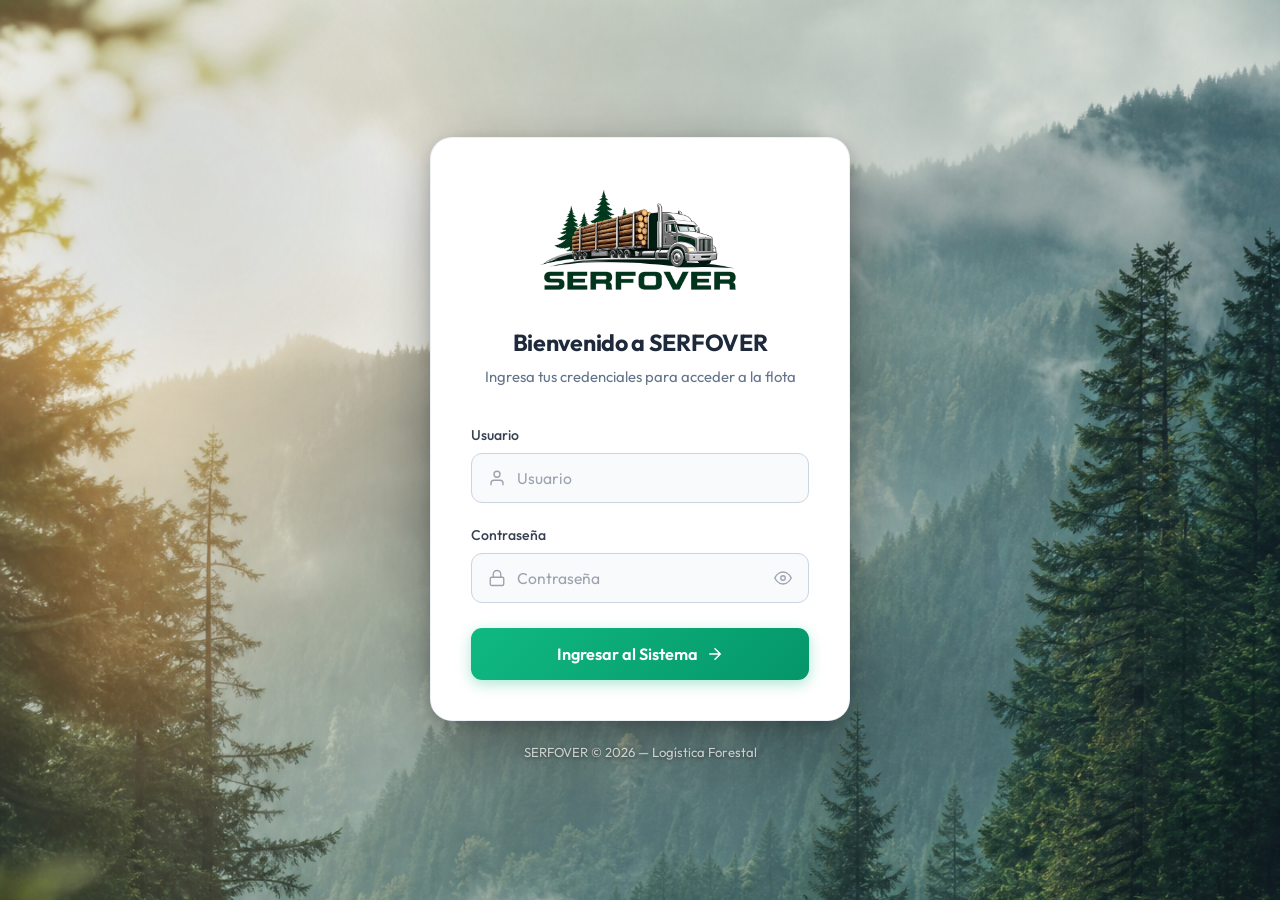
<file: index.html>
<!DOCTYPE html>
<html lang="es">
<head>
    <meta charset="UTF-8">
    <meta name="viewport" content="width=device-width, initial-scale=1.0">
    <title>Login — SERFOVER</title>
    <meta name="description" content="Accede al sistema de logística forestal SERFOVER.">
    <link href="https://fonts.googleapis.com/css2?family=Outfit:wght@300;400;500;600;700&display=swap" rel="stylesheet">
    <link rel="stylesheet" href="style.css">
    <link rel="manifest" href="manifest.json">
    <meta name="theme-color" content="#2563eb">
    <link rel="apple-touch-icon" href="serfover_logo.png">
</head>
<body class="login-light-body">

    <div class="login-light-container">
        <div class="login-light-card">
            <div class="login-light-header">
                <img src="serfover_logo.png" alt="SERFOVER Logo" class="login-light-logo">
                <h1>Bienvenido a SERFOVER</h1>
                <p>Ingresa tus credenciales para acceder a la flota</p>
            </div>

            <form id="loginForm" class="login-light-form" novalidate>

                <!-- Campo Usuario con ícono -->
                <div class="input-group">
                    <label for="username">Usuario</label>
                    <div class="input-icon-wrap">
                        <span class="input-icon-left">
                            <svg width="18" height="18" viewBox="0 0 24 24" fill="none" stroke="currentColor" stroke-width="1.8" stroke-linecap="round" stroke-linejoin="round">
                                <path d="M20 21v-2a4 4 0 0 0-4-4H8a4 4 0 0 0-4 4v2"/>
                                <circle cx="12" cy="7" r="4"/>
                            </svg>
                        </span>
                        <input type="text" id="username" name="username" placeholder="Usuario" required autocomplete="username">
                    </div>
                </div>

                <!-- Campo Contraseña con ícono + ojo -->
                <div class="input-group">
                    <label for="password">Contraseña</label>
                    <div class="input-icon-wrap">
                        <span class="input-icon-left">
                            <svg width="18" height="18" viewBox="0 0 24 24" fill="none" stroke="currentColor" stroke-width="1.8" stroke-linecap="round" stroke-linejoin="round">
                                <rect x="3" y="11" width="18" height="11" rx="2" ry="2"/>
                                <path d="M7 11V7a5 5 0 0 1 10 0v4"/>
                            </svg>
                        </span>
                        <input type="password" id="password" name="password" placeholder="Contraseña" required autocomplete="current-password">
                        <button type="button" id="togglePasswordBtn" class="input-eye-btn" aria-label="Mostrar contraseña">
                            <svg id="eyeOpen" width="18" height="18" viewBox="0 0 24 24" fill="none" stroke="currentColor" stroke-width="1.8" stroke-linecap="round" stroke-linejoin="round">
                                <path d="M1 12s4-8 11-8 11 8 11 8-4 8-11 8-11-8-11-8z"/>
                                <circle cx="12" cy="12" r="3"/>
                            </svg>
                            <svg id="eyeClosed" style="display:none;" width="18" height="18" viewBox="0 0 24 24" fill="none" stroke="currentColor" stroke-width="1.8" stroke-linecap="round" stroke-linejoin="round">
                                <path d="M17.94 17.94A10.07 10.07 0 0 1 12 20c-7 0-11-8-11-8a18.45 18.45 0 0 1 5.06-5.94M9.9 4.24A9.12 9.12 0 0 1 12 4c7 0 11 8 11 8a18.5 18.5 0 0 1-2.16 3.19m-6.72-1.07a3 3 0 1 1-4.24-4.24"/>
                                <line x1="1" y1="1" x2="23" y2="23"/>
                            </svg>
                        </button>
                    </div>
                </div>

                <div id="loginError" class="login-error-msg" style="display: none;">
                    Usuario o contraseña incorrectos.
                </div>

                <button type="submit" id="loginSubmitBtn" class="btn-login-light">
                    Ingresar al Sistema
                    <svg class="btn-login-arrow" width="18" height="18" viewBox="0 0 24 24" fill="none" stroke="currentColor" stroke-width="2" stroke-linecap="round">
                        <path d="M5 12h14M12 5l7 7-7 7"/>
                    </svg>
                </button>
            </form>
        </div>

        <!-- Botón de instalación PWA -->
        <div id="pwaInstallWrapper" style="display:none; margin-top: 1rem; text-align: center;">
            <button id="pwaInstallBtn" onclick="installPWA()" style="
                display: inline-flex;
                align-items: center;
                gap: 0.6rem;
                background: rgba(255,255,255,0.85);
                backdrop-filter: blur(10px);
                border: 1px solid rgba(37,99,235,0.3);
                color: #1a4a2e;
                padding: 0.65rem 1.4rem;
                border-radius: 50px;
                font-size: 0.9rem;
                font-weight: 600;
                cursor: pointer;
                font-family: 'Outfit', sans-serif;
                transition: all 0.25s ease;
            "
            onmouseover="this.style.background='rgba(255,255,255,0.95)'; this.style.transform='translateY(-1px)';"
            onmouseout="this.style.background='rgba(255,255,255,0.85)'; this.style.transform='translateY(0)';">
                <svg width="17" height="17" viewBox="0 0 24 24" fill="none" stroke="currentColor" stroke-width="2" stroke-linecap="round" stroke-linejoin="round">
                    <path d="M12 2v13M7 9l5 5 5-5"/>
                    <path d="M3 17v2a2 2 0 0 0 2 2h14a2 2 0 0 0 2-2v-2"/>
                </svg>
                Instalar App en tu celular
            </button>
            <p style="font-size: 0.75rem; color: rgba(255,255,255,0.75); margin-top: 0.4rem; text-shadow: 0 1px 3px rgba(0,0,0,0.4);">Agrégala a tu pantalla de inicio para acceso rápido</p>
        </div>

        <p class="login-light-footer">SERFOVER &copy; 2026 — Logística Forestal</p>
    </div>

    <script src="app.js"></script>
    <script>
        if ('serviceWorker' in navigator) {
            window.addEventListener('load', () => {
                navigator.serviceWorker.register('sw.js')
                    .then(r => console.log('SW registered:', r.scope))
                    .catch(e => console.log('SW error:', e));
            });
        }

        let deferredPrompt = null;
        window.addEventListener('beforeinstallprompt', (e) => {
            e.preventDefault();
            deferredPrompt = e;
            document.getElementById('pwaInstallWrapper').style.display = 'block';
        });
        window.installPWA = async function() {
            if (!deferredPrompt) return;
            deferredPrompt.prompt();
            const { outcome } = await deferredPrompt.userChoice;
            if (outcome === 'accepted') document.getElementById('pwaInstallWrapper').style.display = 'none';
            deferredPrompt = null;
        };
        window.addEventListener('appinstalled', () => {
            document.getElementById('pwaInstallWrapper').style.display = 'none';
            deferredPrompt = null;
        });
    </script>
</body>
</html>
</file>
<file: style.css>
@import url('https://fonts.googleapis.com/css2?family=Outfit:wght@300;400;500;600;700&family=JetBrains+Mono:wght@400;500;600;700&display=swap');

/* ===================================================
   SERFOVER — Dark Tech HUD Design System
   Mobile-First · High Contrast · Neon Accents
   =================================================== */

:root {
    /* ─── HUD Dark Base ─── */
    --bg-base: #0A0D14;
    --bg-deep: #0E1219;
    --bg-primary: #111820;
    --bg-card: #151C26;
    --bg-tertiary: #1A2332;

    --text-primary: #E8ECF2;
    --text-secondary: #6B7A90;
    --text-muted: #3E4D63;

    /* ─── Neon Accent System ─── */
    --neon-green: #00FF88;
    --neon-green-dim: #00CC6A;
    --neon-green-rgb: 0, 255, 136;
    --neon-cyan: #00F0FF;
    --neon-cyan-rgb: 0, 240, 255;
    --neon-amber: #FF6B2C;
    --neon-amber-rgb: 255, 107, 44;
    --neon-red: #FF2D55;
    --neon-red-rgb: 255, 45, 85;

    /* ─── Backward Compat (mapped to neon) ─── */
    --brand-primary: var(--neon-green);
    --brand-primary-hover: var(--neon-green-dim);
    --brand-primary-rgb: var(--neon-green-rgb);
    --brand-secondary: var(--neon-cyan);
    --brand-secondary-rgb: var(--neon-cyan-rgb);
    --accent-success: var(--neon-green);
    --accent-warning: var(--neon-amber);
    --accent-warning-rgb: var(--neon-amber-rgb);
    --accent-danger: var(--neon-red);
    --accent-danger-rgb: var(--neon-red-rgb);
    --surface-hover: rgba(255, 255, 255, 0.04);

    /* ─── HUD Glassmorphism ─── */
    --glass-bg: rgba(255, 255, 255, 0.025);
    --glass-bg-strong: rgba(255, 255, 255, 0.045);
    --glass-bg-input: rgba(255, 255, 255, 0.035);
    --glass-bg-input-focus: rgba(255, 255, 255, 0.06);
    --glass-border: rgba(0, 255, 136, 0.08);
    --glass-border-light: rgba(0, 255, 136, 0.04);
    --glass-border-focus: rgba(0, 255, 136, 0.35);
    --glass-blur: blur(20px);
    --glass-blur-strong: blur(30px);
    --glass-shadow: 0 4px 24px rgba(0, 0, 0, 0.4);

    /* ─── Clay Shadows (darkened for HUD) ─── */
    --clay-shadow:
        4px 4px 10px rgba(0, 0, 0, 0.5),
        -2px -2px 6px rgba(255, 255, 255, 0.015);
    --clay-shadow-hover:
        6px 6px 14px rgba(0, 0, 0, 0.55),
        -3px -3px 8px rgba(255, 255, 255, 0.02),
        0 0 1px rgba(0, 255, 136, 0.2);
    --clay-shadow-inset:
        inset 1px 1px 3px rgba(255, 255, 255, 0.03),
        inset -1px -1px 3px rgba(0, 0, 0, 0.3);
    --clay-shadow-btn:
        3px 3px 8px rgba(0, 0, 0, 0.4),
        -2px -2px 5px rgba(255, 255, 255, 0.02),
        inset 1px 1px 2px rgba(255, 255, 255, 0.08);
    --clay-shadow-btn-active:
        1px 1px 3px rgba(0, 0, 0, 0.4),
        inset 2px 2px 4px rgba(0, 0, 0, 0.2);
    --clay-radius: 16px;
    --clay-radius-lg: 22px;
    --clay-radius-sm: 12px;

    /* ─── Layout ─── */
    --bg-hover: rgba(0, 255, 136, 0.03);
    --sidebar-bg: rgba(14, 18, 25, 0.92);
    --header-bg: rgba(14, 18, 25, 0.85);

    /* ─── Typography ─── */
    --font-family: 'Outfit', -apple-system, BlinkMacSystemFont, sans-serif;
    --font-mono: 'JetBrains Mono', 'SF Mono', 'Consolas', monospace;

    /* ─── Spacing ─── */
    --radius-sm: 8px;
    --radius-md: 12px;
    --radius-lg: 16px;
    --radius-xl: 22px;

    /* ─── Touch & Mobile ─── */
    --touch-min: 48px;
    --bottom-nav-height: 64px;

    /* ─── Transitions ─── */
    --transition-fast: 200ms cubic-bezier(0.4, 0, 0.2, 1);
    --transition-smooth: 350ms cubic-bezier(0.4, 0, 0.2, 1);
    --transition-bounce: 400ms cubic-bezier(0.34, 1.56, 0.64, 1);
}

/* ─── Dark Stealth Theme (less intense neon) ─── */
:root[data-theme="light"] {
    --bg-base: #12151C;
    --bg-deep: #161A22;
    --bg-primary: #1A1E28;
    --bg-card: #1E2330;
    --bg-tertiary: #242A36;

    --text-primary: #D0D5DE;
    --text-secondary: #5E6D82;
    --text-muted: #3A4758;

    --neon-green: #00E67A;
    --neon-green-dim: #00B860;
    --neon-green-rgb: 0, 230, 122;
    --neon-cyan: #00D4E0;
    --neon-cyan-rgb: 0, 212, 224;
    --neon-amber: #E05A20;
    --neon-amber-rgb: 224, 90, 32;
    --neon-red: #E0264A;
    --neon-red-rgb: 224, 38, 74;

    --glass-bg: rgba(255, 255, 255, 0.03);
    --glass-bg-strong: rgba(255, 255, 255, 0.05);
    --glass-bg-input: rgba(255, 255, 255, 0.04);
    --glass-bg-input-focus: rgba(255, 255, 255, 0.065);
    --glass-border: rgba(0, 230, 122, 0.06);
    --glass-border-light: rgba(0, 230, 122, 0.03);
    --glass-border-focus: rgba(0, 230, 122, 0.3);
    --glass-shadow: 0 4px 20px rgba(0, 0, 0, 0.35);

    --clay-shadow:
        4px 4px 10px rgba(0, 0, 0, 0.45),
        -2px -2px 6px rgba(255, 255, 255, 0.012);
    --clay-shadow-hover:
        6px 6px 14px rgba(0, 0, 0, 0.5),
        -3px -3px 8px rgba(255, 255, 255, 0.015);
    --clay-shadow-btn:
        3px 3px 8px rgba(0, 0, 0, 0.35),
        -2px -2px 5px rgba(255, 255, 255, 0.015),
        inset 1px 1px 2px rgba(255, 255, 255, 0.06);

    --bg-hover: rgba(0, 230, 122, 0.025);
    --sidebar-bg: rgba(18, 21, 28, 0.92);
    --header-bg: rgba(18, 21, 28, 0.85);
}

/* ===================================================
   GLOBAL RESET & BASE
   =================================================== */
* {
    margin: 0;
    padding: 0;
    box-sizing: border-box;
}

html {
    scroll-behavior: smooth;
    -webkit-text-size-adjust: 100%;
}

body {
    font-family: var(--font-family);
    background-color: var(--bg-base);
    color: var(--text-primary);
    line-height: 1.6;
    -webkit-font-smoothing: antialiased;
    -moz-osx-font-smoothing: grayscale;
    min-height: 100vh;
    overflow-x: hidden;
}

/* ─── Animated Background ─── */
body::before,
body::after {
    content: '';
    position: fixed;
    border-radius: 50%;
    z-index: 0;
    pointer-events: none;
    filter: blur(80px);
    opacity: 0.35;
}

body::before {
    width: 400px;
    height: 400px;
    background: radial-gradient(circle, rgba(var(--neon-green-rgb), 0.12), transparent 70%);
    top: -150px;
    right: -100px;
    animation: floatOrb1 20s ease-in-out infinite alternate;
}

body::after {
    width: 350px;
    height: 350px;
    background: radial-gradient(circle, rgba(var(--neon-cyan-rgb), 0.08), transparent 70%);
    bottom: -100px;
    left: -80px;
    animation: floatOrb2 25s ease-in-out infinite alternate;
}

@keyframes floatOrb1 {
    0% {
        transform: translate(0, 0) scale(1);
    }

    50% {
        transform: translate(-60px, 80px) scale(1.15);
    }

    100% {
        transform: translate(40px, -40px) scale(0.95);
    }
}

@keyframes floatOrb2 {
    0% {
        transform: translate(0, 0) scale(1);
    }

    50% {
        transform: translate(50px, -60px) scale(1.1);
    }

    100% {
        transform: translate(-30px, 50px) scale(0.9);
    }
}

h1,
h2,
h3,
h4,
h5,
h6 {
    color: var(--text-primary);
    font-weight: 700;
    letter-spacing: -0.02em;
    line-height: 1.3;
}

a {
    text-decoration: none;
    color: inherit;
}

/* ===================================================
   GLASSMORPHISM UTILITY
   =================================================== */
.glass {
    background: var(--glass-bg);
    backdrop-filter: var(--glass-blur);
    -webkit-backdrop-filter: var(--glass-blur);
    border: 1px solid var(--glass-border);
    box-shadow: var(--glass-shadow);
}

.glass-strong {
    background: var(--glass-bg-strong);
    backdrop-filter: var(--glass-blur-strong);
    -webkit-backdrop-filter: var(--glass-blur-strong);
    border: 1px solid var(--glass-border);
    box-shadow: var(--glass-shadow);
}

/* ===================================================
   CLAYMORPHISM UTILITY
   =================================================== */
.clay {
    box-shadow: var(--clay-shadow);
    border-radius: var(--clay-radius);
}

.clay:hover {
    box-shadow: var(--clay-shadow-hover);
}

/* ===================================================
   BUTTON SYSTEM
   =================================================== */
.btn {
    display: inline-flex;
    align-items: center;
    justify-content: center;
    gap: 0.5rem;
    padding: 0.9rem 1.6rem;
    font-size: 1rem;
    font-weight: 600;
    border-radius: var(--clay-radius-sm);
    border: none;
    cursor: pointer;
    transition: all var(--transition-bounce);
    letter-spacing: 0.02em;
    position: relative;
    font-family: var(--font-family);
}

.btn-primary {
    background: linear-gradient(145deg, var(--neon-green), var(--neon-green-dim));
    color: #0A0D14;
    box-shadow: var(--clay-shadow-btn), 0 0 15px rgba(var(--neon-green-rgb), 0.2);
    text-shadow: none;
    font-weight: 700;
}

.btn-primary:hover {
    transform: translateY(-2px);
    box-shadow:
        var(--clay-shadow-btn),
        0 0 30px rgba(var(--neon-green-rgb), 0.35),
        0 0 60px rgba(var(--neon-green-rgb), 0.1);
}

.btn-primary:active {
    transform: translateY(1px) scale(0.98);
    box-shadow: var(--clay-shadow-btn-active);
}

.btn-secondary {
    background: var(--glass-bg-strong);
    color: var(--text-primary);
    border: 1px solid var(--glass-border);
    box-shadow: var(--clay-shadow);
    backdrop-filter: var(--glass-blur);
    -webkit-backdrop-filter: var(--glass-blur);
}

.btn-secondary:hover {
    transform: translateY(-3px);
    box-shadow: var(--clay-shadow-hover);
    border-color: rgba(var(--brand-primary-rgb), 0.3);
    background: var(--glass-bg-strong);
}

.btn-secondary:active {
    transform: translateY(1px) scale(0.98);
    box-shadow: var(--clay-shadow-btn-active);
}

.btn-block {
    width: 100%;
}

.btn-icon {
    background: var(--glass-bg);
    border: 1px solid var(--glass-border-light);
    color: var(--text-secondary);
    cursor: pointer;
    padding: 0.6rem;
    border-radius: 50%;
    display: flex;
    align-items: center;
    justify-content: center;
    transition: all var(--transition-fast);
    backdrop-filter: blur(10px);
    -webkit-backdrop-filter: blur(10px);
}

.btn-icon:hover {
    background: rgba(var(--brand-primary-rgb), 0.1);
    color: var(--brand-primary);
    border-color: rgba(var(--brand-primary-rgb), 0.3);
    transform: scale(1.08);
}

/* ===================================================
   FORM SYSTEM
   =================================================== */
.form-group {
    margin-bottom: 1.5rem;
}

.form-group label {
    display: block;
    margin-bottom: 0.5rem;
    font-size: 0.8rem;
    color: var(--text-secondary);
    font-weight: 600;
    text-transform: uppercase;
    letter-spacing: 0.06em;
}

.form-group h4 {
    font-size: 1.1rem;
    color: var(--text-primary);
    margin-bottom: 0.5rem;
}

input,
select,
textarea {
    width: 100%;
    padding: 0.95rem 1.2rem;
    background: var(--glass-bg-input);
    border: 1px solid var(--glass-border);
    border-radius: var(--clay-radius-sm);
    color: var(--text-primary);
    font-family: var(--font-family);
    font-size: 1rem;
    transition: all var(--transition-fast);
    backdrop-filter: blur(8px);
    -webkit-backdrop-filter: blur(8px);
    box-shadow: var(--clay-shadow-inset);
    min-height: 48px;
    /* Touch-friendly */
}

input:focus,
select:focus,
textarea:focus {
    outline: none;
    border-color: var(--glass-border-focus);
    background: var(--glass-bg-input-focus);
    box-shadow:
        var(--clay-shadow-inset),
        0 0 0 4px rgba(var(--brand-primary-rgb), 0.12),
        0 0 20px rgba(var(--brand-primary-rgb), 0.08);
}

input::placeholder,
textarea::placeholder {
    color: var(--text-muted);
}

select option {
    background: var(--bg-primary);
    color: var(--text-primary);
}

.error-message {
    color: #fca5a5;
    font-size: 0.875rem;
    margin-bottom: 1.5rem;
    padding: 1rem;
    background: rgba(var(--accent-danger-rgb), 0.1);
    border-radius: var(--clay-radius-sm);
    border: 1px solid rgba(var(--accent-danger-rgb), 0.2);
    display: flex;
    align-items: center;
    gap: 0.5rem;
    backdrop-filter: blur(8px);
    -webkit-backdrop-filter: blur(8px);
    box-shadow: var(--clay-shadow);
}

.form-grid {
    display: grid;
    grid-template-columns: repeat(auto-fit, minmax(280px, 1fr));
    gap: 1.5rem;
}

.form-grid>.form-group[style*="grid-column: 1 / -1"] {
    grid-column: 1 / -1;
}

.file-upload {
    border: 2px dashed var(--glass-border);
    border-radius: var(--clay-radius);
    padding: 2.5rem 1.5rem;
    text-align: center;
    cursor: pointer;
    transition: all var(--transition-fast);
    background: var(--glass-bg);
    backdrop-filter: blur(8px);
    -webkit-backdrop-filter: blur(8px);
}

.file-upload:hover {
    border-color: var(--brand-primary);
    background: rgba(var(--brand-primary-rgb), 0.05);
    box-shadow: 0 0 20px rgba(var(--brand-primary-rgb), 0.08);
}

.file-upload svg {
    color: var(--brand-primary);
    margin-bottom: 0.75rem;
}

.file-upload p {
    color: var(--text-secondary);
    font-size: 0.9rem;
}

.image-preview-container {
    margin-top: 1.5rem;
    max-width: 100%;
    border-radius: var(--clay-radius);
    overflow: hidden;
    display: none;
    border: 1px solid var(--glass-border);
    box-shadow: var(--clay-shadow);
}

.image-preview-container img {
    width: 100%;
    height: auto;
    display: block;
}

/* ===================================================
   LOGIN PAGE
   =================================================== */
.login-body {
    display: flex;
    align-items: center;
    justify-content: center;
    min-height: 100vh;
    padding: 1.5rem;
    position: relative;
    overflow: hidden;
}

/* ─── Login Animated Orbs ─── */
.login-orb {
    position: fixed;
    border-radius: 50%;
    filter: blur(60px);
    pointer-events: none;
    z-index: 0;
}

.login-orb--1 {
    width: 350px;
    height: 350px;
    background: rgba(var(--brand-primary-rgb), 0.25);
    top: -80px;
    left: -60px;
    animation: orbFloat1 15s ease-in-out infinite alternate;
}

.login-orb--2 {
    width: 300px;
    height: 300px;
    background: rgba(var(--brand-secondary-rgb), 0.2);
    bottom: -60px;
    right: -40px;
    animation: orbFloat2 18s ease-in-out infinite alternate;
}

.login-orb--3 {
    width: 200px;
    height: 200px;
    background: rgba(var(--accent-warning-rgb), 0.12);
    top: 50%;
    left: 60%;
    animation: orbFloat3 22s ease-in-out infinite alternate;
}

@keyframes orbFloat1 {
    0% {
        transform: translate(0, 0) scale(1);
    }

    100% {
        transform: translate(60px, 80px) scale(1.2);
    }
}

@keyframes orbFloat2 {
    0% {
        transform: translate(0, 0) scale(1);
    }

    100% {
        transform: translate(-50px, -70px) scale(1.15);
    }
}

@keyframes orbFloat3 {
    0% {
        transform: translate(0, 0) scale(1);
    }

    100% {
        transform: translate(-40px, 40px) scale(0.85);
    }
}

.login-container {
    width: 100%;
    max-width: 440px;
    margin: auto;
    position: relative;
    z-index: 1;
    animation: loginAppear 0.8s cubic-bezier(0.34, 1.56, 0.64, 1) both;
}

@keyframes loginAppear {
    from {
        opacity: 0;
        transform: translateY(40px) scale(0.95);
    }

    to {
        opacity: 1;
        transform: translateY(0) scale(1);
    }
}

.login-card {
    background: var(--glass-bg-strong);
    backdrop-filter: var(--glass-blur-strong);
    -webkit-backdrop-filter: var(--glass-blur-strong);
    border: 1px solid var(--glass-border);
    border-radius: var(--clay-radius-lg);
    padding: 3rem 2.2rem;
    box-shadow:
        var(--clay-shadow),
        0 0 60px rgba(var(--brand-primary-rgb), 0.06);
}

.login-header {
    margin-bottom: 2rem;
    text-align: center;
}

.login-header h1 {
    font-size: 1.6rem;
    letter-spacing: -0.025em;
    font-weight: 700;
    background: linear-gradient(135deg, var(--text-primary), var(--text-secondary));
    -webkit-background-clip: text;
    -webkit-text-fill-color: transparent;
    background-clip: text;
    margin-top: 0.5rem;
}

.login-subtitle {
    color: var(--text-secondary);
    font-size: 0.9rem;
    margin-top: 0.5rem;
    font-weight: 400;
}

.login-logo-wrapper {
    display: inline-block;
    border-radius: var(--clay-radius);
    overflow: hidden;
    box-shadow: var(--clay-shadow);
    margin-bottom: 1rem;
    position: relative;
}

.login-logo-wrapper::after {
    content: '';
    position: absolute;
    inset: 0;
    border-radius: var(--clay-radius);
    box-shadow: inset 0 0 30px rgba(var(--brand-primary-rgb), 0.08);
    pointer-events: none;
}

.login-logo-wrapper img {
    display: block;
    max-width: 280px;
    width: 100%;
    height: auto;
    border-radius: var(--clay-radius);
}

.login-footer {
    margin-top: 2rem;
    text-align: center;
    font-size: 0.8rem;
    color: var(--text-muted);
}

/* ===================================================
   APP LAYOUT (Sidebar + Main)
   =================================================== */
.app-container {
    display: flex;
    min-height: 100vh;
    position: relative;
    z-index: 1;
}

/* ─── Sidebar (Desktop) ─── */
.sidebar {
    width: 270px;
    border-right: 1px solid var(--glass-border-light);
    display: flex;
    flex-direction: column;
    z-index: 50;
    background: var(--sidebar-bg);
    backdrop-filter: var(--glass-blur);
    -webkit-backdrop-filter: var(--glass-blur);
    position: sticky;
    top: 0;
    height: 100vh;
}

.sidebar-header {
    padding: 1.5rem 1.75rem;
    display: flex;
    align-items: center;
    gap: 0.75rem;
    border-bottom: 1px solid var(--glass-border-light);
}

.sidebar-header .logo-placeholder {
    width: 36px;
    height: 36px;
    background: linear-gradient(145deg, #12d190, #0a9b6a);
    border-radius: 12px;
    display: inline-flex;
    align-items: center;
    justify-content: center;
    box-shadow: var(--clay-shadow-btn);
    flex-shrink: 0;
}

.sidebar-header .logo-icon {
    color: white;
}

.sidebar-header h3 {
    font-size: 1.2rem;
    font-weight: 700;
    letter-spacing: 0.1em;
    font-family: var(--font-mono);
    background: linear-gradient(135deg, var(--neon-green), var(--neon-cyan));
    -webkit-background-clip: text;
    -webkit-text-fill-color: transparent;
    background-clip: text;
}

.sidebar-nav {
    padding: 1.5rem 1rem;
    flex: 1;
    display: flex;
    flex-direction: column;
    gap: 0.35rem;
    overflow-y: auto;
}

.nav-item {
    display: flex;
    align-items: center;
    gap: 0.85rem;
    padding: 0.85rem 1.1rem;
    color: var(--text-secondary);
    border-radius: var(--clay-radius-sm);
    transition: all var(--transition-fast);
    cursor: pointer;
    font-weight: 500;
    font-size: 0.95rem;
    position: relative;
    border: 1px solid transparent;
}

.nav-item:hover {
    background: var(--glass-bg);
    color: var(--text-primary);
    border-color: var(--glass-border-light);
    box-shadow: var(--clay-shadow);
    transform: translateX(3px);
}

.nav-item.active {
    background: rgba(var(--brand-primary-rgb), 0.1);
    color: var(--brand-primary);
    border-color: rgba(var(--brand-primary-rgb), 0.15);
    box-shadow:
        var(--clay-shadow),
        inset 3px 0 0 var(--brand-primary);
    font-weight: 600;
}

.nav-item.active svg {
    filter: drop-shadow(0 0 6px rgba(var(--brand-primary-rgb), 0.4));
}

/* ─── Sidebar Footer ─── */
.sidebar-footer {
    padding: 1.25rem;
    border-top: 1px solid var(--glass-border-light);
}

.user-info {
    display: flex;
    align-items: center;
    gap: 0.75rem;
    margin-bottom: 1rem;
}

.avatar {
    width: 40px;
    height: 40px;
    border-radius: 14px;
    background: linear-gradient(145deg, var(--brand-secondary), #1d4ed8);
    display: flex;
    align-items: center;
    justify-content: center;
    font-weight: 700;
    font-size: 1rem;
    color: white;
    box-shadow: var(--clay-shadow-btn);
    flex-shrink: 0;
}

.user-details h4 {
    font-size: 0.9rem;
    font-weight: 600;
}

.user-details span {
    font-size: 0.78rem;
    color: var(--brand-primary);
    font-weight: 500;
}

/* ─── Main Content ─── */
.main-content {
    flex: 1;
    display: flex;
    flex-direction: column;
    width: 100%;
    min-width: 0;
}

.top-header {
    height: 72px;
    display: flex;
    align-items: center;
    justify-content: space-between;
    padding: 0 2rem;
    border-bottom: 1px solid var(--glass-border-light);
    position: sticky;
    top: 0;
    z-index: 40;
    background: var(--header-bg);
    backdrop-filter: var(--glass-blur);
    -webkit-backdrop-filter: var(--glass-blur);
}

.page-title {
    font-size: 1.35rem;
    font-weight: 600;
}

.mobile-logout {
    display: none;
}

.content-area {
    padding: 2rem;
    flex: 1;
    overflow-y: auto;
    max-width: 1400px;
    margin: 0 auto;
    width: 100%;
}

/* ===================================================
   CARDS
   =================================================== */
.card {
    background: var(--glass-bg);
    backdrop-filter: var(--glass-blur);
    -webkit-backdrop-filter: var(--glass-blur);
    border: 1px solid var(--glass-border);
    border-radius: var(--clay-radius-lg);
    padding: 2rem;
    margin-bottom: 2rem;
    box-shadow: var(--clay-shadow);
    transition: all var(--transition-smooth);
}

.card:hover {
    box-shadow: var(--clay-shadow-hover);
}

.card-header {
    display: flex;
    justify-content: space-between;
    align-items: center;
    margin-bottom: 1.75rem;
}

.card-title {
    font-size: 1.2rem;
    font-weight: 600;
}

/* ─── Action Cards (big buttons on home) ─── */
.action-card {
    background: var(--glass-bg-strong);
    backdrop-filter: var(--glass-blur);
    -webkit-backdrop-filter: var(--glass-blur);
    border: 1px solid var(--glass-border);
    border-radius: var(--clay-radius);
    padding: 1.5rem;
    display: flex;
    flex-direction: column;
    align-items: center;
    justify-content: center;
    gap: 0.75rem;
    cursor: pointer;
    transition: all var(--transition-bounce);
    box-shadow: var(--clay-shadow);
    min-height: 110px;
    font-weight: 600;
    font-size: 0.95rem;
    color: var(--text-primary);
    text-align: center;
    font-family: var(--font-family);
}

.action-card:hover {
    transform: translateY(-5px) scale(1.02);
    box-shadow:
        var(--clay-shadow-hover),
        0 0 30px rgba(var(--brand-primary-rgb), 0.08);
    border-color: rgba(var(--brand-primary-rgb), 0.2);
}

.action-card:active {
    transform: translateY(1px) scale(0.98);
    box-shadow: var(--clay-shadow-btn-active);
}

.action-card .action-icon {
    width: 48px;
    height: 48px;
    border-radius: 16px;
    display: flex;
    align-items: center;
    justify-content: center;
    box-shadow: var(--clay-shadow-btn);
    flex-shrink: 0;
}

/* ===================================================
   STAT CARDS
   =================================================== */
.stats-grid {
    display: grid;
    grid-template-columns: repeat(auto-fit, minmax(220px, 1fr));
    gap: 1.5rem;
    margin-bottom: 2.5rem;
}

.stat-card {
    background: var(--glass-bg);
    backdrop-filter: var(--glass-blur);
    -webkit-backdrop-filter: var(--glass-blur);
    border: 1px solid var(--glass-border);
    padding: 1.5rem;
    display: flex;
    align-items: center;
    gap: 1.25rem;
    border-radius: var(--clay-radius);
    box-shadow: var(--clay-shadow);
    transition: all var(--transition-bounce);
}

.stat-card:hover {
    transform: translateY(-4px);
    box-shadow: var(--clay-shadow-hover);
    border-color: rgba(var(--brand-primary-rgb), 0.15);
}

.stat-icon {
    width: 52px;
    height: 52px;
    border-radius: 16px;
    display: flex;
    align-items: center;
    justify-content: center;
    flex-shrink: 0;
    box-shadow: var(--clay-shadow-btn);
}

.stat-info h3 {
    font-size: 1.5rem;
    font-weight: 700;
    margin-bottom: 0.15rem;
    line-height: 1.3;
}

.stat-info p {
    color: var(--text-secondary);
    font-size: 0.85rem;
    font-weight: 500;
}

/* ===================================================
   TABS
   =================================================== */
.tabs {
    display: flex;
    gap: 0.5rem;
    margin-bottom: 2rem;
    border-bottom: 1px solid var(--glass-border-light);
    padding-bottom: 0;
    overflow-x: auto;
    scrollbar-width: none;
}

.tabs::-webkit-scrollbar {
    display: none;
}

.tab-btn {
    background: none;
    border: none;
    color: var(--text-secondary);
    font-size: 0.95rem;
    font-weight: 500;
    cursor: pointer;
    padding: 0.85rem 0.75rem;
    border-bottom: 3px solid transparent;
    transition: all var(--transition-fast);
    white-space: nowrap;
    font-family: var(--font-family);
}

.tab-btn:hover {
    color: var(--text-primary);
}

.tab-btn.active {
    color: var(--brand-primary);
    border-bottom-color: var(--brand-primary);
    font-weight: 600;
}

.tab-content {
    display: none;
}

.tab-content.active {
    display: block;
    animation: fadeScale 0.35s cubic-bezier(0.4, 0, 0.2, 1);
}

@keyframes fadeScale {
    from {
        opacity: 0;
        transform: translateY(12px) scale(0.98);
    }

    to {
        opacity: 1;
        transform: translateY(0) scale(1);
    }
}

/* ===================================================
   TABLES
   =================================================== */
.table-container {
    overflow-x: auto;
    border-radius: var(--clay-radius);
}

table {
    width: 100%;
    border-collapse: separate;
    border-spacing: 0;
}

th,
td {
    padding: 1.1rem 1rem;
    text-align: left;
    border-bottom: 1px solid var(--glass-border-light);
}

th {
    color: var(--text-muted);
    font-weight: 600;
    font-size: 0.8rem;
    text-transform: uppercase;
    letter-spacing: 0.06em;
    background: var(--glass-bg-strong);
    backdrop-filter: blur(8px);
    -webkit-backdrop-filter: blur(8px);
}

th:first-child {
    border-top-left-radius: var(--radius-md);
}

th:last-child {
    border-top-right-radius: var(--radius-md);
}

td {
    font-size: 0.92rem;
}

tbody tr {
    transition: all var(--transition-fast);
}

tbody tr:hover {
    background: var(--bg-hover);
}

.driver-badge {
    background: rgba(var(--brand-secondary-rgb), 0.12);
    color: #60a5fa;
    padding: 0.3rem 0.7rem;
    border-radius: 9999px;
    font-size: 0.78rem;
    font-weight: 600;
    letter-spacing: 0.02em;
    display: inline-block;
}

.view-btn {
    background: rgba(var(--brand-primary-rgb), 0.08);
    color: var(--brand-primary);
    border: 1px solid rgba(var(--brand-primary-rgb), 0.15);
    padding: 0.4rem 1rem;
    border-radius: var(--clay-radius-sm);
    cursor: pointer;
    font-size: 0.82rem;
    font-weight: 600;
    transition: all var(--transition-bounce);
    box-shadow: var(--clay-shadow-btn);
    font-family: var(--font-family);
}

.view-btn:hover {
    background: var(--brand-primary);
    color: white;
    transform: translateY(-2px);
    box-shadow:
        var(--clay-shadow-btn),
        0 0 15px rgba(var(--brand-primary-rgb), 0.3);
}

.view-btn:active {
    transform: translateY(1px) scale(0.97);
}

/* ===================================================
   MODALS
   =================================================== */
.modal {
    display: none;
    position: fixed;
    inset: 0;
    background: rgba(0, 0, 0, 0.5);
    backdrop-filter: blur(8px);
    -webkit-backdrop-filter: blur(8px);
    z-index: 1000;
    align-items: center;
    justify-content: center;
    padding: 1.5rem;
}

.modal.active {
    display: flex;
    animation: modalFadeIn 0.3s cubic-bezier(0.4, 0, 0.2, 1);
}

@keyframes modalFadeIn {
    from {
        opacity: 0;
    }

    to {
        opacity: 1;
    }
}

.modal-content {
    background: var(--bg-primary);
    backdrop-filter: var(--glass-blur-strong);
    -webkit-backdrop-filter: var(--glass-blur-strong);
    border: 1px solid var(--glass-border);
    border-radius: var(--clay-radius-lg);
    max-width: 650px;
    width: 100%;
    max-height: 90vh;
    overflow-y: auto;
    position: relative;
    box-shadow:
        var(--clay-shadow),
        0 0 60px rgba(0, 0, 0, 0.3);
    animation: modalContentUp 0.4s cubic-bezier(0.34, 1.56, 0.64, 1);
}

@keyframes modalContentUp {
    from {
        opacity: 0;
        transform: translateY(30px) scale(0.95);
    }

    to {
        opacity: 1;
        transform: translateY(0) scale(1);
    }
}

.modal-header {
    padding: 1.5rem 2rem;
    border-bottom: 1px solid var(--glass-border-light);
    display: flex;
    justify-content: space-between;
    align-items: center;
    position: sticky;
    top: 0;
    background: var(--bg-primary);
    z-index: 10;
    border-top-left-radius: var(--clay-radius-lg);
    border-top-right-radius: var(--clay-radius-lg);
}

.modal-header h3 {
    font-size: 1.2rem;
}

.close-btn {
    background: var(--glass-bg);
    border: 1px solid var(--glass-border-light);
    color: var(--text-secondary);
    cursor: pointer;
    width: 38px;
    height: 38px;
    border-radius: 50%;
    display: flex;
    align-items: center;
    justify-content: center;
    font-size: 1.4rem;
    transition: all var(--transition-fast);
    box-shadow: var(--clay-shadow-btn);
}

.close-btn:hover {
    background: rgba(var(--accent-danger-rgb), 0.1);
    color: var(--accent-danger);
    border-color: rgba(var(--accent-danger-rgb), 0.3);
}

.modal-body {
    padding: 2rem;
}

.modal-body img {
    width: 100%;
    border-radius: var(--clay-radius);
    margin-top: 1.5rem;
    border: 1px solid var(--glass-border);
    box-shadow: var(--clay-shadow);
}

/* ===================================================
   RANKING / INFO CARDS
   =================================================== */
.ranking-card {
    background: var(--glass-bg);
    backdrop-filter: blur(10px);
    -webkit-backdrop-filter: blur(10px);
    padding: 1.25rem;
    border-radius: var(--clay-radius);
    border: 1px solid var(--glass-border);
    box-shadow: var(--clay-shadow);
    transition: all var(--transition-fast);
}

.ranking-card:hover {
    box-shadow: var(--clay-shadow-hover);
    transform: translateY(-2px);
}

/* ===================================================
   ALERTS
   =================================================== */
.alert-card {
    background: var(--glass-bg);
    backdrop-filter: blur(10px);
    -webkit-backdrop-filter: blur(10px);
    border: 1px solid var(--glass-border);
    border-radius: var(--clay-radius);
    padding: 1rem 1.25rem;
    box-shadow: var(--clay-shadow);
}

/* ===================================================
   TOAST NOTIFICATIONS
   =================================================== */
#toastContainer {
    position: fixed;
    bottom: 90px;
    right: 20px;
    z-index: 9999;
    display: flex;
    flex-direction: column;
    gap: 10px;
}

/* ===================================================
   LOADING/STATUS INDICATOR
   =================================================== */
.status-success {
    color: var(--accent-success);
    background: rgba(var(--brand-primary-rgb), 0.08);
    border: 1px solid rgba(var(--brand-primary-rgb), 0.2);
    padding: 0.8rem 1rem;
    border-radius: var(--clay-radius-sm);
    font-size: 0.9rem;
}

.status-error {
    color: var(--accent-danger);
    background: rgba(var(--accent-danger-rgb), 0.08);
    border: 1px solid rgba(var(--accent-danger-rgb), 0.2);
    padding: 0.8rem 1rem;
    border-radius: var(--clay-radius-sm);
}

.mobile-menu-btn {
    display: none;
}

/* ===================================================
   MOBILE RESPONSIVE (max-width: 768px)
   =================================================== */
@media (max-width: 768px) {

    /* ─── Login ─── */
    .login-body {
        padding: 1rem;
    }

    .login-card {
        padding: 2.5rem 1.5rem;
        border-radius: var(--clay-radius-lg);
    }

    .login-logo-wrapper img {
        max-width: 220px;
    }

    /* ─── App Layout ─── */
    .app-container {
        flex-direction: column;
        padding-bottom: 80px;
    }

    .top-header {
        height: 62px;
        padding: 0 1.25rem;
    }

    .page-title {
        font-size: 1.15rem;
    }

    .mobile-logout {
        display: flex;
    }

    /* ─── Sidebar → Off-canvas Menu ─── */
    .sidebar {
        position: fixed;
        top: 0;
        left: -280px;
        width: 280px;
        height: 100vh;
        z-index: 1000;
        transition: left 0.3s ease;
        background: var(--sidebar-bg);
        border-right: 1px solid var(--glass-border);
        box-shadow: none;
        flex-direction: column;
    }

    .sidebar.open {
        left: 0;
        box-shadow: 4px 0 24px rgba(0, 0, 0, 0.5);
    }

    /* Overlay background when menu is open */
    .sidebar-overlay {
        display: none;
        position: fixed;
        top: 0;
        left: 0;
        width: 100%;
        height: 100vh;
        background: rgba(0, 0, 0, 0.5);
        backdrop-filter: blur(2px);
        z-index: 999;
        opacity: 0;
        transition: opacity 0.3s ease;
    }

    .sidebar-overlay.active {
        display: block;
        opacity: 1;
    }

    .mobile-menu-btn {
        display: flex;
        align-items: center;
        justify-content: center;
        background: transparent;
        border: none;
        color: var(--text-primary);
        cursor: pointer;
        padding: 0.5rem;
    }

    .nav-item:hover {
        transform: none !important;
        box-shadow: none !important;
    }

    /* ─── Content ─── */
    .content-area {
        padding: 1.15rem;
    }

    .card {
        padding: 1.5rem 1.25rem;
        margin-bottom: 1.25rem;
        border-radius: var(--clay-radius);
    }

    .form-grid {
        grid-template-columns: 1fr;
    }

    .stats-grid {
        grid-template-columns: 1fr 1fr;
        gap: 0.85rem;
    }

    .stat-card {
        padding: 1rem;
        flex-direction: column;
        text-align: center;
        gap: 0.75rem;
    }

    .stat-icon {
        width: 44px;
        height: 44px;
    }

    .stat-info h3 {
        font-size: 1.25rem;
    }

    .stat-info p {
        font-size: 0.78rem;
    }

    /* ─── Action Cards Grid ─── */
    .actions-grid {
        grid-template-columns: 1fr 1fr !important;
        gap: 0.85rem !important;
    }

    .action-card {
        min-height: 95px;
        padding: 1.1rem 0.75rem;
        font-size: 0.82rem;
    }

    .action-card .action-icon {
        width: 40px;
        height: 40px;
    }

    /* ─── Modal as Bottom Sheet ─── */
    .modal {
        align-items: flex-end;
        padding: 0;
    }

    .modal-content {
        max-height: 92vh;
        border-bottom-left-radius: 0;
        border-bottom-right-radius: 0;
        border-top-left-radius: var(--clay-radius-lg);
        border-top-right-radius: var(--clay-radius-lg);
        animation: modalSlideUp 0.4s cubic-bezier(0.34, 1.56, 0.64, 1);
    }

    @keyframes modalSlideUp {
        from {
            opacity: 0;
            transform: translateY(100%);
        }

        to {
            opacity: 1;
            transform: translateY(0);
        }
    }

    .modal-header {
        border-top-left-radius: var(--clay-radius-lg);
        border-top-right-radius: var(--clay-radius-lg);
    }

    /* ─── Tables → Cards ─── */
    table {
        border: 0;
    }

    table thead {
        display: none;
    }

    table tr {
        display: flex;
        flex-direction: column;
        margin-bottom: 0.85rem;
        background: var(--glass-bg);
        backdrop-filter: blur(10px);
        -webkit-backdrop-filter: blur(10px);
        border: 1px solid var(--glass-border);
        border-radius: var(--clay-radius);
        padding: 0.5rem;
        box-shadow: var(--clay-shadow);
    }

    table td {
        display: flex;
        justify-content: space-between;
        align-items: center;
        border-bottom: 1px solid var(--glass-border-light);
        padding: 0.7rem 0.75rem;
        text-align: right;
    }

    table td:last-child {
        border-bottom: 0;
    }

    table td::before {
        content: attr(data-label);
        font-weight: 600;
        color: var(--text-muted);
        text-transform: uppercase;
        font-size: 0.7rem;
        text-align: left;
        margin-right: 1rem;
        letter-spacing: 0.04em;
    }

    /* ─── Toast position for mobile ─── */
    #toastContainer {
        bottom: 95px;
        right: 10px;
        left: 10px;
    }
}

/* ─── Small phones (≤ 390px) ─── */
@media (max-width: 390px) {
    .login-card {
        padding: 2rem 1.25rem;
    }

    .login-logo-wrapper img {
        max-width: 180px;
    }

    .login-header h1 {
        font-size: 1.3rem;
    }

    .stats-grid {
        grid-template-columns: 1fr;
    }

    .actions-grid {
        grid-template-columns: 1fr !important;
    }

    .nav-item {
        font-size: 0.6rem;
        min-width: 48px;
    }

    .nav-item svg {
        width: 20px;
        height: 20px;
    }
}

/* ─── Desktop wide ─── */
@media (min-width: 1200px) {
    .stats-grid {
        grid-template-columns: repeat(auto-fit, minmax(240px, 1fr));
    }
}

/* ─── Tablet Sidebar Collapse (900px) ─── */
@media (max-width: 900px) and (min-width: 769px) {
    .sidebar {
        width: 70px;
        overflow: hidden;
        transition: width 0.3s cubic-bezier(0.4, 0, 0.2, 1);
    }

    .sidebar:hover {
        width: 270px;
    }

    .sidebar-header h3,
    .sidebar-footer .user-details,
    .sidebar-footer .btn,
    .nav-item span,
    .sidebar-nav .nav-item {
        transition: opacity 0.2s ease;
    }

    .sidebar-header h3,
    .sidebar-footer .user-details {
        opacity: 0;
        white-space: nowrap;
        overflow: hidden;
    }

    .sidebar:hover .sidebar-header h3,
    .sidebar:hover .sidebar-footer .user-details {
        opacity: 1;
    }

    .nav-item {
        justify-content: center;
        padding: 0.85rem;
        overflow: hidden;
    }

    .nav-item svg {
        flex-shrink: 0;
    }

    .sidebar:hover .nav-item {
        justify-content: flex-start;
        padding: 0.85rem 1.1rem;
    }

    .mobile-menu-btn {
        display: none !important;
    }
}

/* ===================================================
   UTILITY CLASSES — Stat Icon Color Variants
   =================================================== */
.stat-icon--blue {
    color: var(--brand-secondary);
    background: rgba(var(--brand-secondary-rgb), 0.1);
}

.stat-icon--red {
    color: var(--accent-danger);
    background: rgba(var(--accent-danger-rgb), 0.1);
}

.stat-icon--amber {
    color: var(--accent-warning);
    background: rgba(var(--accent-warning-rgb), 0.1);
}

.stat-icon--green {
    color: var(--brand-primary);
    background: rgba(var(--brand-primary-rgb), 0.1);
}

/* Section title consistency */
.section-title {
    margin-bottom: 1rem;
    color: #ffffff;
    font-size: 1.25rem;
    font-weight: 700;
    letter-spacing: -0.01em;
    text-shadow: 0 0 12px rgba(0, 255, 136, 0.15);
    padding-bottom: 0.4rem;
    border-bottom: 2px solid rgba(0, 255, 136, 0.25);
    display: flex;
    align-items: center;
    gap: 0.4rem;
}

/* Ranking card inner (replaces inline styles) */
.ranking-card-inner {
    background: rgba(255, 255, 255, 0.02);
    padding: 1rem;
    border-radius: var(--radius-md);
    border: 1px solid var(--glass-border-light);
}

/* Stat info text overflow protection */
.stat-info h3 {
    white-space: nowrap;
    overflow: hidden;
    text-overflow: ellipsis;
    max-width: 180px;
}

/* ===================================================
   PASSWORD FIELD WRAPPER & TOGGLE
   =================================================== */
.password-wrapper {
    position: relative;
    display: flex;
    align-items: center;
}

.password-wrapper input {
    padding-right: 3rem;
}

.password-toggle-btn {
    position: absolute;
    right: 0.75rem;
    background: none;
    border: none;
    color: var(--text-muted);
    cursor: pointer;
    padding: 0.35rem;
    display: flex;
    align-items: center;
    justify-content: center;
    border-radius: 6px;
    transition: color var(--transition-fast);
    line-height: 0;
}

.password-toggle-btn:hover {
    color: var(--brand-primary);
}

/* ===================================================
   BUTTON LOADING STATE
   =================================================== */
.btn.btn--loading {
    pointer-events: none;
    opacity: 0.8;
    position: relative;
}

.btn.btn--loading span {
    visibility: hidden;
}

.btn.btn--loading::after {
    content: '';
    position: absolute;
    width: 18px;
    height: 18px;
    border: 2px solid rgba(255, 255, 255, 0.35);
    border-top-color: white;
    border-radius: 50%;
    animation: btn-spin 0.7s linear infinite;
}

@keyframes btn-spin {
    to {
        transform: rotate(360deg);
    }
}

/* ===================================================
   PASSWORD REVEAL IN TABLES
   =================================================== */
.pwd-cell {
    display: flex;
    align-items: center;
    gap: 0.5rem;
}

.pwd-reveal-btn {
    background: none;
    border: none;
    color: var(--text-muted);
    cursor: pointer;
    padding: 0.2rem;
    border-radius: 4px;
    display: inline-flex;
    align-items: center;
    transition: color var(--transition-fast);
    line-height: 0;
}

.pwd-reveal-btn:hover {
    color: var(--brand-primary);
}

/* ===================================================
   SCROLLBAR STYLING
   =================================================== */
::-webkit-scrollbar {
    width: 6px;
    height: 6px;
}

::-webkit-scrollbar-track {
    background: transparent;
}

::-webkit-scrollbar-thumb {
    background: rgba(var(--brand-primary-rgb), 0.2);
    border-radius: 10px;
}

::-webkit-scrollbar-thumb:hover {
    background: rgba(var(--brand-primary-rgb), 0.35);
}

/* ===================================================
   SELECTION
   =================================================== */
::selection {
    background: rgba(var(--brand-primary-rgb), 0.3);
    color: var(--text-primary);
}

/* ===================================================
   PRINT STYLES
   =================================================== */
@media print {

    .sidebar,
    .top-header,
    .modal,
    #toastContainer {
        display: none !important;
    }

    body {
        background: white;
        color: black;
    }

    .card {
        box-shadow: none;
        border: 1px solid #ddd;
    }
}

/* --- SOCIAL CHAT & SIDEBAR --- */

/* ===================================================
   HUD UTILITY CLASSES
   =================================================== */
.glow-green {
    text-shadow: 0 0 8px rgba(0, 255, 136, 0.5);
}

.glow-cyan {
    text-shadow: 0 0 8px rgba(0, 240, 255, 0.5);
}

.glow-amber {
    text-shadow: 0 0 8px rgba(255, 107, 44, 0.5);
}

.hud-scanline {
    position: relative;
}

.hud-scanline::after {
    content: '';
    position: absolute;
    inset: 0;
    background: repeating-linear-gradient(0deg, transparent, transparent 2px, rgba(0, 255, 136, 0.012) 2px, rgba(0, 255, 136, 0.012) 4px);
    pointer-events: none;
    border-radius: inherit;
    z-index: 1;
}

.card-hud {
    border: 1px solid rgba(0, 255, 136, 0.1) !important;
    box-shadow: 0 0 1px rgba(0, 255, 136, 0.2), inset 0 0 30px rgba(0, 0, 0, 0.3) !important;
    position: relative;
}

.card-hud::before {
    content: '';
    position: absolute;
    top: 0;
    left: 1rem;
    right: 1rem;
    height: 1px;
    background: linear-gradient(90deg, transparent, rgba(0, 255, 136, 0.4), transparent);
    z-index: 2;
}

.stat-info h3,
.mono-value {
    font-family: var(--font-mono);
    letter-spacing: 0.02em;
}

/* ===================================================
   BOTTOM NAVIGATION BAR — Mobile HUD
   =================================================== */
.bottom-nav {
    display: none;
    position: fixed;
    bottom: 0;
    left: 0;
    right: 0;
    height: var(--bottom-nav-height);
    background: rgba(10, 13, 20, 0.94);
    backdrop-filter: blur(24px);
    -webkit-backdrop-filter: blur(24px);
    border-top: 1px solid rgba(0, 255, 136, 0.1);
    box-shadow: 0 -4px 24px rgba(0, 0, 0, 0.5);
    z-index: 900;
    justify-content: space-around;
    align-items: center;
    padding: 0 0.25rem;
    padding-bottom: env(safe-area-inset-bottom);
}

.bnav-item {
    display: flex;
    flex-direction: column;
    align-items: center;
    justify-content: center;
    gap: 2px;
    background: none;
    border: none;
    color: var(--text-muted);
    font-size: 0.6rem;
    font-weight: 500;
    font-family: var(--font-family);
    cursor: pointer;
    padding: 4px 8px;
    min-width: var(--touch-min);
    min-height: var(--touch-min);
    border-radius: 12px;
    transition: color 0.2s ease;
    position: relative;
    letter-spacing: 0.03em;
    text-transform: uppercase;
}

.bnav-item svg {
    width: 22px;
    height: 22px;
    stroke: currentColor;
    fill: none;
    stroke-width: 1.8;
}

.bnav-item.active {
    color: var(--neon-green);
}

.bnav-item.active::before {
    content: '';
    position: absolute;
    top: 0;
    left: 20%;
    right: 20%;
    height: 2px;
    background: var(--neon-green);
    box-shadow: 0 0 8px rgba(0, 255, 136, 0.6);
    border-radius: 0 0 2px 2px;
}

.bnav-item.active svg {
    filter: drop-shadow(0 0 6px rgba(0, 255, 136, 0.5));
    animation: navPulse 2.5s ease-in-out infinite;
}

.bnav-avatar {
    width: 24px;
    height: 24px;
    border-radius: 8px;
    background: linear-gradient(145deg, var(--neon-cyan), #0080AA);
    display: flex;
    align-items: center;
    justify-content: center;
    font-weight: 700;
    font-size: 0.65rem;
    color: #0A0D14;
}

@keyframes navPulse {

    0%,
    100% {
        opacity: 1;
    }

    50% {
        opacity: 0.65;
    }
}

@media (max-width: 768px) {
    .bottom-nav {
        display: flex;
    }

    .app-container {
        padding-bottom: calc(var(--bottom-nav-height) + env(safe-area-inset-bottom, 0px)) !important;
    }

    .mobile-logout {
        display: none !important;
    }

    #toastContainer {
        bottom: calc(var(--bottom-nav-height) + 12px) !important;
        right: 12px;
        left: 12px;
    }

    .fab-chat {
        bottom: calc(var(--bottom-nav-height) + 16px) !important;
    }
}

@media (min-width: 769px) {
    .bottom-nav {
        display: none !important;
    }
}

/* ===================================================
   STEPPER FORM — Paso a paso táctil
   =================================================== */
.stepper {
    position: relative;
}

.stepper-progress {
    height: 3px;
    background: rgba(0, 255, 136, 0.08);
    border-radius: 3px;
    margin-bottom: 1.5rem;
    overflow: hidden;
}

.stepper-bar {
    height: 100%;
    background: var(--neon-green);
    box-shadow: 0 0 10px rgba(0, 255, 136, 0.5);
    border-radius: 3px;
    transition: width 0.4s cubic-bezier(0.4, 0, 0.2, 1);
}

.stepper-step {
    display: none;
}

.stepper-step.active {
    display: block;
    animation: fadeScale 0.3s ease;
}

.step-title {
    font-size: 1rem;
    font-weight: 600;
    margin-bottom: 1.25rem;
    color: var(--text-primary);
    display: flex;
    align-items: center;
}

.step-num {
    font-family: var(--font-mono);
    color: var(--neon-cyan);
    font-size: 0.75rem;
    font-weight: 600;
    margin-right: 0.65rem;
    opacity: 0.7;
}

.step-nav {
    display: flex;
    gap: 0.75rem;
    margin-top: 1.5rem;
}

.step-nav .btn {
    flex: 1;
    min-height: var(--touch-min);
    font-size: 0.95rem;
}

/* ===================================================
   ALERT COCKPIT — Panel Mecánico Militar
   =================================================== */
.alert-cockpit {
    border: 1px solid rgba(255, 107, 44, 0.2);
    background: rgba(255, 107, 44, 0.04);
    border-radius: var(--radius-md);
    padding: 1rem 1.1rem;
    position: relative;
    overflow: hidden;
    margin-bottom: 0.85rem;
}

.alert-cockpit::before {
    content: '';
    position: absolute;
    top: 0;
    left: 0;
    right: 0;
    height: 2px;
    background: linear-gradient(90deg, transparent, var(--neon-amber), transparent);
    animation: alertScan 3s linear infinite;
}

@keyframes alertScan {
    0% {
        transform: translateX(-100%);
    }

    100% {
        transform: translateX(100%);
    }
}

.alert-cockpit--critical {
    border-color: rgba(255, 45, 85, 0.3);
    background: rgba(255, 45, 85, 0.05);
}

.alert-cockpit--critical::before {
    background: linear-gradient(90deg, transparent, var(--neon-red), transparent);
    animation-duration: 1.5s;
}

.alert-label {
    font-family: var(--font-mono);
    font-size: 0.65rem;
    text-transform: uppercase;
    letter-spacing: 0.12em;
    color: var(--neon-amber);
    margin-bottom: 0.35rem;
    display: block;
}

.alert-cockpit--critical .alert-label {
    color: var(--neon-red);
}

/* ===================================================
   HUD MICRO-ANIMATIONS & POLISH
   =================================================== */
.card:hover {
    border-color: rgba(0, 255, 136, 0.12);
    box-shadow: 0 4px 24px rgba(0, 0, 0, 0.4), 0 0 1px rgba(0, 255, 136, 0.25);
}

.login-card {
    box-shadow: var(--clay-shadow), 0 0 40px rgba(0, 255, 136, 0.04);
}

.nav-item.active {
    box-shadow: var(--clay-shadow), inset 3px 0 0 var(--neon-green), 0 0 15px rgba(0, 255, 136, 0.06);
}

.sidebar-header .logo-placeholder {
    background: linear-gradient(145deg, var(--neon-green), var(--neon-green-dim));
}

.avatar {
    background: linear-gradient(145deg, var(--neon-cyan), #0080AA);
}


.fab-chat {
    position: fixed;
    bottom: 2rem;
    right: 2rem;
    width: 56px;
    height: 56px;
    border-radius: 50%;
    background: var(--brand-primary);
    color: white;
    border: none;
    box-shadow: 0 4px 15px rgba(16, 185, 129, 0.4);
    display: flex;
    align-items: center;
    justify-content: center;
    cursor: pointer;
    z-index: 998;
    transition: transform 0.3s cubic-bezier(0.175, 0.885, 0.32, 1.275);
}

.fab-chat:hover {
    transform: scale(1.1);
}

.right-sidebar {
    position: fixed;
    top: 0;
    right: -350px;
    width: 320px;
    height: 100vh;
    background: #131a2e;
    border-left: 1px solid rgba(255, 255, 255, 0.08);
    box-shadow: -5px 0 25px rgba(0, 0, 0, 0.5);
    z-index: 999;
    display: flex;
    flex-direction: column;
    transition: right 0.3s ease;
}

.right-sidebar.active {
    right: 0;
}

.right-sidebar .sidebar-header {
    padding: 1rem;
    border-bottom: 1px solid rgba(255, 255, 255, 0.08);
    display: flex;
    justify-content: space-between;
    align-items: center;
    background: #0f1526;
}

.sidebar-content {
    flex: 1;
    overflow-y: auto;
    display: flex;
    flex-direction: column;
    background: #131a2e;
}

.users-list {
    flex: 1;
    overflow-y: auto;
    padding: 0.5rem;
}

.user-contact-card {
    display: flex;
    align-items: center;
    gap: 1rem;
    padding: 0.75rem;
    border-radius: var(--radius-md);
    cursor: default;
    transition: background 0.2s;
    margin-bottom: 0.5rem;
    border: 1px solid transparent;
}

.user-contact-card:hover {
    background: #1e2845;
    border-color: rgba(255, 255, 255, 0.08);
}

.user-contact-avatar {
    width: 40px;
    height: 40px;
    border-radius: 50%;
    background: var(--brand-secondary);
    color: white;
    display: flex;
    align-items: center;
    justify-content: center;
    font-weight: bold;
    flex-shrink: 0;
    overflow: hidden;
}

.user-contact-avatar img {
    width: 100%;
    height: 100%;
    object-fit: cover;
}

.user-contact-info {
    flex: 1;
    overflow: hidden;
}

.user-contact-name {
    font-weight: 600;
    font-size: 0.95rem;
    white-space: nowrap;
    overflow: hidden;
    text-overflow: ellipsis;
}

.user-contact-role {
    font-size: 0.75rem;
    color: var(--text-secondary);
    margin-top: 0.25rem;
    display: flex;
    align-items: center;
    gap: 5px;
}

.chat-window {
    position: fixed;
    bottom: 2rem;
    right: 100px;
    width: 350px;
    height: 500px;
    max-height: 80vh;
    background: #131a2e;
    border: 1px solid rgba(255, 255, 255, 0.08);
    border-radius: var(--radius-lg);
    box-shadow: 0 10px 40px rgba(0, 0, 0, 0.5);
    z-index: 1000;
    display: flex;
    flex-direction: column;
    transform: translateY(120%) scale(0.9);
    opacity: 0;
    transition: all 0.3s cubic-bezier(0.175, 0.885, 0.32, 1.275);
    pointer-events: none;
}

.chat-window.active {
    transform: translateY(0) scale(1);
    opacity: 1;
    pointer-events: auto;
}

.chat-header {
    padding: 1rem;
    background: #0f1526;
    border-bottom: 1px solid rgba(255, 255, 255, 0.08);
    display: flex;
    justify-content: space-between;
    align-items: center;
    border-radius: var(--radius-lg) var(--radius-lg) 0 0;
}

.chat-messages {
    flex: 1;
    overflow-y: auto;
    padding: 1rem;
    display: flex;
    flex-direction: column;
    gap: 0.5rem;
    background: #0a0e1a;
}

.chat-bubble {
    max-width: 80%;
    padding: 0.75rem 1rem;
    border-radius: 1rem;
    font-size: 0.9rem;
    line-height: 1.4;
    position: relative;
    word-break: break-word;
}

.chat-bubble.sent {
    align-self: flex-end;
    background: var(--brand-primary);
    color: white;
    border-bottom-right-radius: 0.25rem;
}

.chat-bubble.received {
    align-self: flex-start;
    background: #1e2845;
    color: var(--text-primary);
    border: 1px solid rgba(255, 255, 255, 0.08);
    border-bottom-left-radius: 0.25rem;
}

.chat-bubble-time {
    display: block;
    font-size: 0.65rem;
    margin-top: 0.25rem;
    opacity: 0.7;
    text-align: right;
}

.chat-input-area {
    padding: 1rem;
    background: #131a2e;
    border-top: 1px solid rgba(255, 255, 255, 0.08);
    display: flex;
    gap: 0.5rem;
    border-radius: 0 0 var(--radius-lg) var(--radius-lg);
}

.chat-input-area input {
    flex: 1;
    border: 1px solid rgba(255, 255, 255, 0.1);
    background: #1e2845;
    color: var(--text-primary);
    border-radius: 2rem;
    padding: 0.5rem 1rem;
    outline: none;
}

.chat-input-area input:focus {
    border-color: var(--brand-primary);
}

@media (max-width: 768px) {
    .right-sidebar {
        width: 100%;
        right: -100%;
    }

    .chat-window {
        width: calc(100% - 2rem);
        right: 1rem;
        bottom: 1rem;
        height: 60vh;
    }
}

/* ===================================================
   SERFOVER — MOBILE HUD & CYBERPUNK UTILITIES
   =================================================== */

/* ─── Neon Glow Utilities ─── */
.glow-green {
    text-shadow: 0 0 8px rgba(0, 255, 136, 0.5);
}

.glow-cyan {
    text-shadow: 0 0 8px rgba(0, 240, 255, 0.5);
}

.glow-amber {
    text-shadow: 0 0 8px rgba(255, 107, 44, 0.5);
}

/* ─── HUD Scanline Effect (subtle) ─── */
.hud-scanline::after {
    content: '';
    position: absolute;
    inset: 0;
    background: repeating-linear-gradient(0deg, transparent, transparent 2px,
            rgba(0, 255, 136, 0.015) 2px, rgba(0, 255, 136, 0.015) 4px);
    pointer-events: none;
    border-radius: inherit;
}

/* ─── Neon Border Cards ─── */
.card-hud,
.stat-card,
.ranking-card {
    border: 1px solid rgba(0, 255, 136, 0.1);
    box-shadow:
        0 0 1px rgba(0, 255, 136, 0.2),
        inset 0 0 30px rgba(0, 0, 0, 0.3);
    position: relative;
}

.card-hud::before,
.stat-card::before,
.ranking-card::before {
    content: '';
    position: absolute;
    top: 0;
    left: 1rem;
    right: 1rem;
    height: 1px;
    background: linear-gradient(90deg,
            transparent, rgba(0, 255, 136, 0.4), transparent);
}

/* ─── BOTTOM NAVIGATION HUD ─── */
.bottom-nav {
    display: none;
    /* Solo mobile */
    position: fixed;
    bottom: 0;
    left: 0;
    right: 0;
    height: var(--bottom-nav-height, 64px);
    background: rgba(10, 13, 20, 0.92);
    backdrop-filter: blur(20px);
    border-top: 1px solid rgba(0, 255, 136, 0.1);
    box-shadow: 0 -4px 20px rgba(0, 0, 0, 0.5);
    z-index: 900;
    justify-content: space-around;
    align-items: center;
    padding: 0 0.5rem;
    padding-bottom: env(safe-area-inset-bottom);
}

.bnav-item {
    display: flex;
    flex-direction: column;
    align-items: center;
    gap: 2px;
    background: none;
    border: none;
    color: var(--text-secondary);
    font-size: 0.65rem;
    font-family: var(--font-family);
    cursor: pointer;
    padding: 6px 12px;
    min-width: var(--touch-min, 48px);
    min-height: var(--touch-min, 48px);
    border-radius: 12px;
    transition: all 0.2s ease;
    position: relative;
}

.bnav-item.active {
    color: var(--neon-green);
}

.bnav-item.active::after {
    content: '';
    position: absolute;
    top: 0;
    left: 25%;
    right: 25%;
    height: 2px;
    background: var(--neon-green);
    box-shadow: 0 0 8px rgba(0, 255, 136, 0.6);
    border-radius: 2px;
}

.bnav-item.active svg {
    filter: drop-shadow(0 0 6px rgba(0, 255, 136, 0.5));
}

.bnav-avatar {
    width: 24px;
    height: 24px;
    border-radius: 50%;
    background: var(--brand-primary);
    color: var(--bg-base);
    display: flex;
    align-items: center;
    justify-content: center;
    font-weight: bold;
    font-size: 0.75rem;
}

@media (max-width: 768px) {
    .bottom-nav {
        display: flex;
    }

    .app-container {
        padding-bottom: calc(var(--bottom-nav-height, 64px) + 8px);
    }

    #toastContainer {
        bottom: calc(var(--bottom-nav-height, 64px) + 12px);
    }
}

@media (min-width: 769px) {
    .bottom-nav {
        display: none !important;
    }
}

/* ─── DRIVER HERO CARD ─── */
.driver-hero-card {
    background: linear-gradient(135deg, rgba(0, 255, 136, 0.08) 0%, rgba(10, 13, 20, 0.95) 60%);
    border-bottom: 1px solid rgba(0, 255, 136, 0.15);
    padding: 1.25rem 1rem 1.1rem;
    margin-bottom: 0;
}

.driver-hero-inner {
    display: flex;
    align-items: center;
    justify-content: space-between;
    gap: 1rem;
}

.driver-hero-left {
    display: flex;
    align-items: center;
    gap: 0.85rem;
    flex: 1;
    min-width: 0;
}

.driver-hero-avatar {
    width: 110px;
    height: 110px;
    border-radius: 14px;
    background: rgba(0, 255, 136, 0.1);
    border: 2px solid rgba(0, 255, 136, 0.35);
    display: flex;
    align-items: center;
    justify-content: center;
    flex-shrink: 0;
    overflow: hidden;
    box-shadow: 0 0 22px rgba(0, 255, 136, 0.22);
}

.driver-hero-avatar span {
    font-size: 2.2rem !important;
}

.driver-hero-info {
    min-width: 0;
}

.driver-hero-info h2 {
    white-space: nowrap;
    overflow: hidden;
    text-overflow: ellipsis;
}

.driver-plate-badge {
    display: inline-flex;
    align-items: center;
    gap: 5px;
    background: rgba(0, 255, 136, 0.1);
    border: 1px solid rgba(0, 255, 136, 0.3);
    color: var(--neon-green);
    font-size: 0.72rem;
    font-weight: 700;
    letter-spacing: 1.5px;
    padding: 2px 8px;
    border-radius: 4px;
    text-transform: uppercase;
}

.driver-hero-date {
    flex-shrink: 0;
    max-width: 90px;
}

/* ─── DRIVER QUICK BUTTONS ─── */
.driver-quick-btn {
    display: flex;
    flex-direction: column;
    align-items: center;
    justify-content: center;
    gap: 0.5rem;
    background: var(--glass-bg-strong);
    backdrop-filter: var(--glass-blur);
    -webkit-backdrop-filter: var(--glass-blur);
    border: 1px solid var(--glass-border);
    border-radius: var(--radius-md);
    padding: 1rem 0.5rem;
    cursor: pointer;
    transition: all 0.2s ease;
    font-family: var(--font-family);
    color: var(--text-primary);
    font-size: 0.72rem;
    font-weight: 600;
    text-align: center;
    letter-spacing: 0.2px;
}

.driver-quick-btn:hover,
.driver-quick-btn:active {
    background: rgba(0, 255, 136, 0.06);
    border-color: rgba(0, 255, 136, 0.3);
    transform: translateY(-2px);
}

.driver-quick-icon {
    width: 48px;
    height: 48px;
    border-radius: 14px;
    display: flex;
    align-items: center;
    justify-content: center;
    flex-shrink: 0;
}

/* ─── STEPPER FORM ─── */
.stepper-progress {
    height: 3px;
    background: rgba(0, 255, 136, 0.1);
    border-radius: 3px;
    margin-bottom: 1.5rem;
    overflow: hidden;
}

.stepper-bar {
    height: 100%;
    background: var(--neon-green);
    box-shadow: 0 0 10px rgba(0, 255, 136, 0.5);
    border-radius: 3px;
    transition: width 0.4s cubic-bezier(0.4, 0, 0.2, 1);
}

.step-num {
    font-family: var(--font-mono, monospace);
    color: var(--neon-cyan);
    font-size: 0.75rem;
    margin-right: 0.5rem;
}

.stepper-step {
    display: none;
}

.stepper-step.active {
    display: block;
    animation: fadeScale 0.3s ease;
}

@keyframes fadeScale {
    from {
        opacity: 0;
        transform: translateY(5px) scale(0.98);
    }

    to {
        opacity: 1;
        transform: translateY(0) scale(1);
    }
}

.step-nav {
    display: flex;
    gap: 1rem;
    margin-top: 1.5rem;
}

.step-nav .btn {
    flex: 1;
    min-height: var(--touch-min, 48px);
}

/* ─── ALERT COCKPIT ─── */
.alert-cockpit {
    border: 1px solid rgba(255, 107, 44, 0.2);
    background: rgba(255, 107, 44, 0.04);
    border-radius: var(--radius-md);
    padding: 1rem;
    position: relative;
    overflow: hidden;
}

.alert-cockpit::before {
    content: '';
    position: absolute;
    top: 0;
    left: 0;
    right: 0;
    height: 2px;
    background: linear-gradient(90deg,
            transparent, var(--neon-amber), transparent);
    animation: alertScan 3s linear infinite;
}

@keyframes alertScan {
    0% {
        transform: translateX(-100%);
    }

    100% {
        transform: translateX(100%);
    }
}

.alert-cockpit--critical {
    border-color: rgba(255, 45, 85, 0.3);
    background: rgba(255, 45, 85, 0.05);
}

.alert-cockpit--critical::before {
    background: linear-gradient(90deg,
            transparent, var(--neon-red), transparent);
    animation-duration: 1.5s;
}

.alert-label {
    font-family: var(--font-mono, monospace);
    font-size: 0.7rem;
    text-transform: uppercase;
    letter-spacing: 0.1em;
    color: var(--neon-amber);
    margin-bottom: 0.4rem;
}

/* ─── MICRO-ANIMACIONES & POLISH ─── */
/* Stat Card Value Counter Effect */
.stat-info h3 {
    font-family: var(--font-mono, monospace);
    letter-spacing: 0.02em;
}

/* Active Nav Pulse */
.bnav-item.active svg {
    animation: navPulse 2s ease-in-out infinite;
}

@keyframes navPulse {

    0%,
    100% {
        opacity: 1;
    }

    50% {
        opacity: 0.7;
    }
}

/* Card Hover Neon Edge */
.card:hover {
    border-color: rgba(0, 255, 136, 0.15);
    box-shadow:
        0 4px 24px rgba(0, 0, 0, 0.4),
        0 0 1px rgba(0, 255, 136, 0.3);
}

/* Button Neon Glow */
.btn-primary {
    background: linear-gradient(145deg, #00FF88, #00CC6A);
    color: #0A0D14;
    font-weight: 700;
    box-shadow: 0 4px 15px rgba(0, 255, 136, 0.25);
}

.btn-primary:hover {
    box-shadow: 0 4px 25px rgba(0, 255, 136, 0.4);
}

/* Input Neon Focus */
input:focus,
select:focus,
textarea:focus {
    border-color: rgba(0, 255, 136, 0.4);
    box-shadow:
        0 0 0 3px rgba(0, 255, 136, 0.08),
        0 0 15px rgba(0, 255, 136, 0.06);
}

/* ===================================================
   LOGIN PAGE
   =================================================== */

.login-light-body {
    font-family: 'Outfit', sans-serif;
    display: flex;
    align-items: center;
    justify-content: center;
    min-height: 100vh;
    margin: 0;
    padding: 1.5rem;
    /* Imagen de fondo del bosque */
    background-image: url('serfover_fondo_camion.png');
    background-size: cover;
    background-position: center top;
    background-repeat: no-repeat;
    position: relative;
}

/* Overlay oscuro suave sobre la foto */
.login-light-body::before {
    content: '';
    position: absolute;
    inset: 0;
    background: linear-gradient(160deg,
            rgba(8, 25, 12, 0.45) 0%,
            rgba(10, 30, 18, 0.35) 60%,
            rgba(5, 20, 35, 0.45) 100%);
    pointer-events: none;
}

.login-light-container {
    width: 100%;
    max-width: 420px;
    position: relative;
    z-index: 1;
    animation: fadeInSlide 0.55s cubic-bezier(0.34, 1.56, 0.64, 1) forwards;
}

.login-light-card {
    background: #FFFFFF;
    border-radius: 22px;
    padding: 3rem 2.5rem 2.5rem;
    box-shadow:
        0 20px 60px rgba(0, 0, 0, 0.35),
        0 4px 16px rgba(0, 0, 0, 0.15);
    border: 1px solid rgba(226, 232, 240, 0.6);
}

.login-light-header {
    text-align: center;
    margin-bottom: 2.2rem;
}

.login-light-logo {
    max-width: 200px;
    height: auto;
    margin-bottom: 1.4rem;
}

.login-light-header h1 {
    font-size: 1.45rem;
    color: #1E293B;
    font-weight: 700;
    margin: 0 0 0.4rem 0;
    letter-spacing: -0.3px;
}

.login-light-header p {
    color: #64748B;
    font-size: 0.93rem;
    margin: 0;
}

.login-light-form {
    display: flex;
    flex-direction: column;
    gap: 1.3rem;
}

.input-group {
    display: flex;
    flex-direction: column;
    gap: 0.4rem;
}

.input-group label {
    font-size: 0.88rem;
    font-weight: 500;
    color: #374151;
}

/* ---- Wrapper con ícono ---- */
.input-icon-wrap {
    position: relative;
    display: flex;
    align-items: center;
    background: #F8FAFC;
    border: 1.5px solid #CBD5E1;
    border-radius: 11px;
    transition: border-color 0.2s ease, box-shadow 0.2s ease, background 0.2s ease;
    overflow: hidden;
}

.input-icon-wrap:focus-within {
    border-color: #10B981;
    background: #FFFFFF;
    box-shadow: 0 0 0 3px rgba(16, 185, 129, 0.15);
}

.input-icon-left {
    display: flex;
    align-items: center;
    justify-content: center;
    padding: 0 0.7rem 0 1rem;
    color: #9CA3AF;
    flex-shrink: 0;
    pointer-events: none;
    transition: color 0.2s ease;
}

.input-icon-wrap:focus-within .input-icon-left {
    color: #10B981;
}

.input-icon-wrap input {
    flex: 1;
    border: none;
    background: transparent;
    padding: 0.88rem 0.5rem 0.88rem 0;
    font-size: 0.98rem;
    font-family: 'Outfit', sans-serif;
    color: #0F172A;
    outline: none;
    min-width: 0;
}

.input-icon-wrap input::placeholder {
    color: #9CA3AF;
    font-weight: 400;
}

/* Botón ojo */
.input-eye-btn {
    background: none;
    border: none;
    cursor: pointer;
    padding: 0 1rem 0 0.5rem;
    color: #9CA3AF;
    display: flex;
    align-items: center;
    justify-content: center;
    transition: color 0.2s ease;
    flex-shrink: 0;
}

.input-eye-btn:hover {
    color: #10B981;
}

/* ---- Botón ingresar ---- */
.btn-login-light {
    background: linear-gradient(135deg, #10B981 0%, #059669 100%);
    color: #FFFFFF;
    border: none;
    padding: 1rem 1.4rem;
    border-radius: 11px;
    font-size: 1.02rem;
    font-weight: 600;
    font-family: 'Outfit', sans-serif;
    cursor: pointer;
    display: flex;
    justify-content: center;
    align-items: center;
    gap: 0.5rem;
    transition: all 0.25s ease;
    margin-top: 0.3rem;
    box-shadow: 0 4px 14px rgba(16, 185, 129, 0.35);
}

.btn-login-light:hover {
    background: linear-gradient(135deg, #059669 0%, #047857 100%);
    transform: translateY(-2px);
    box-shadow: 0 7px 20px rgba(16, 185, 129, 0.45);
}

.btn-login-light:active {
    transform: translateY(0);
    box-shadow: 0 3px 10px rgba(16, 185, 129, 0.3);
}

.btn-login-arrow {
    transition: transform 0.2s ease;
}

.btn-login-light:hover .btn-login-arrow {
    transform: translateX(3px);
}

/* ---- Error ---- */
.login-error-msg {
    background: #FEF2F2;
    color: #DC2626;
    padding: 0.7rem 1rem;
    border-radius: 9px;
    font-size: 0.875rem;
    font-weight: 500;
    text-align: center;
    border: 1px solid #FECACA;
}

/* ---- Footer ---- */
.login-light-footer {
    text-align: center;
    color: rgba(255, 255, 255, 0.7);
    font-size: 0.82rem;
    margin-top: 1.3rem;
    text-shadow: 0 1px 4px rgba(0, 0, 0, 0.5);
}

@keyframes fadeInSlide {
    from {
        opacity: 0;
        transform: translateY(24px) scale(0.98);
    }

    to {
        opacity: 1;
        transform: translateY(0) scale(1);
    }
}

@media (max-width: 480px) {
    .login-light-body {
        padding: 1rem;
        align-items: flex-start;
        padding-top: 2rem;
    }

    .login-light-card {
        padding: 2.2rem 1.5rem 2rem;
        border-radius: 18px;
    }

    .login-light-logo {
        max-width: 170px;
    }

    .login-light-header h1 {
        font-size: 1.25rem;
    }
}

/* ===================================================
   FIX — Cuadros transparentes sobre los inputs
   del login claro (login-light-card)
   ---------------------------------------------------
   La regla genérica `input, select, textarea` (arriba)
   aplica box-shadow y min-height pensados para el tema
   oscuro (HUD). Dentro de .input-icon-wrap ese box-shadow
   quedaba visible como una "caja" translúcida encima del
   campo, y el focus agregaba un halo verde neón extra.
   Este bloque, al ir al final del archivo, sobreescribe
   esas propiedades solo para los inputs del login claro.
   =================================================== */
.login-light-card .input-icon-wrap input {
    box-shadow: none;
    min-height: unset;
    border-radius: 0;
    backdrop-filter: none;
    -webkit-backdrop-filter: none;
}

.login-light-card .input-icon-wrap input:focus {
    box-shadow: none;
    border-color: transparent;
    background: transparent;
}
</file>
